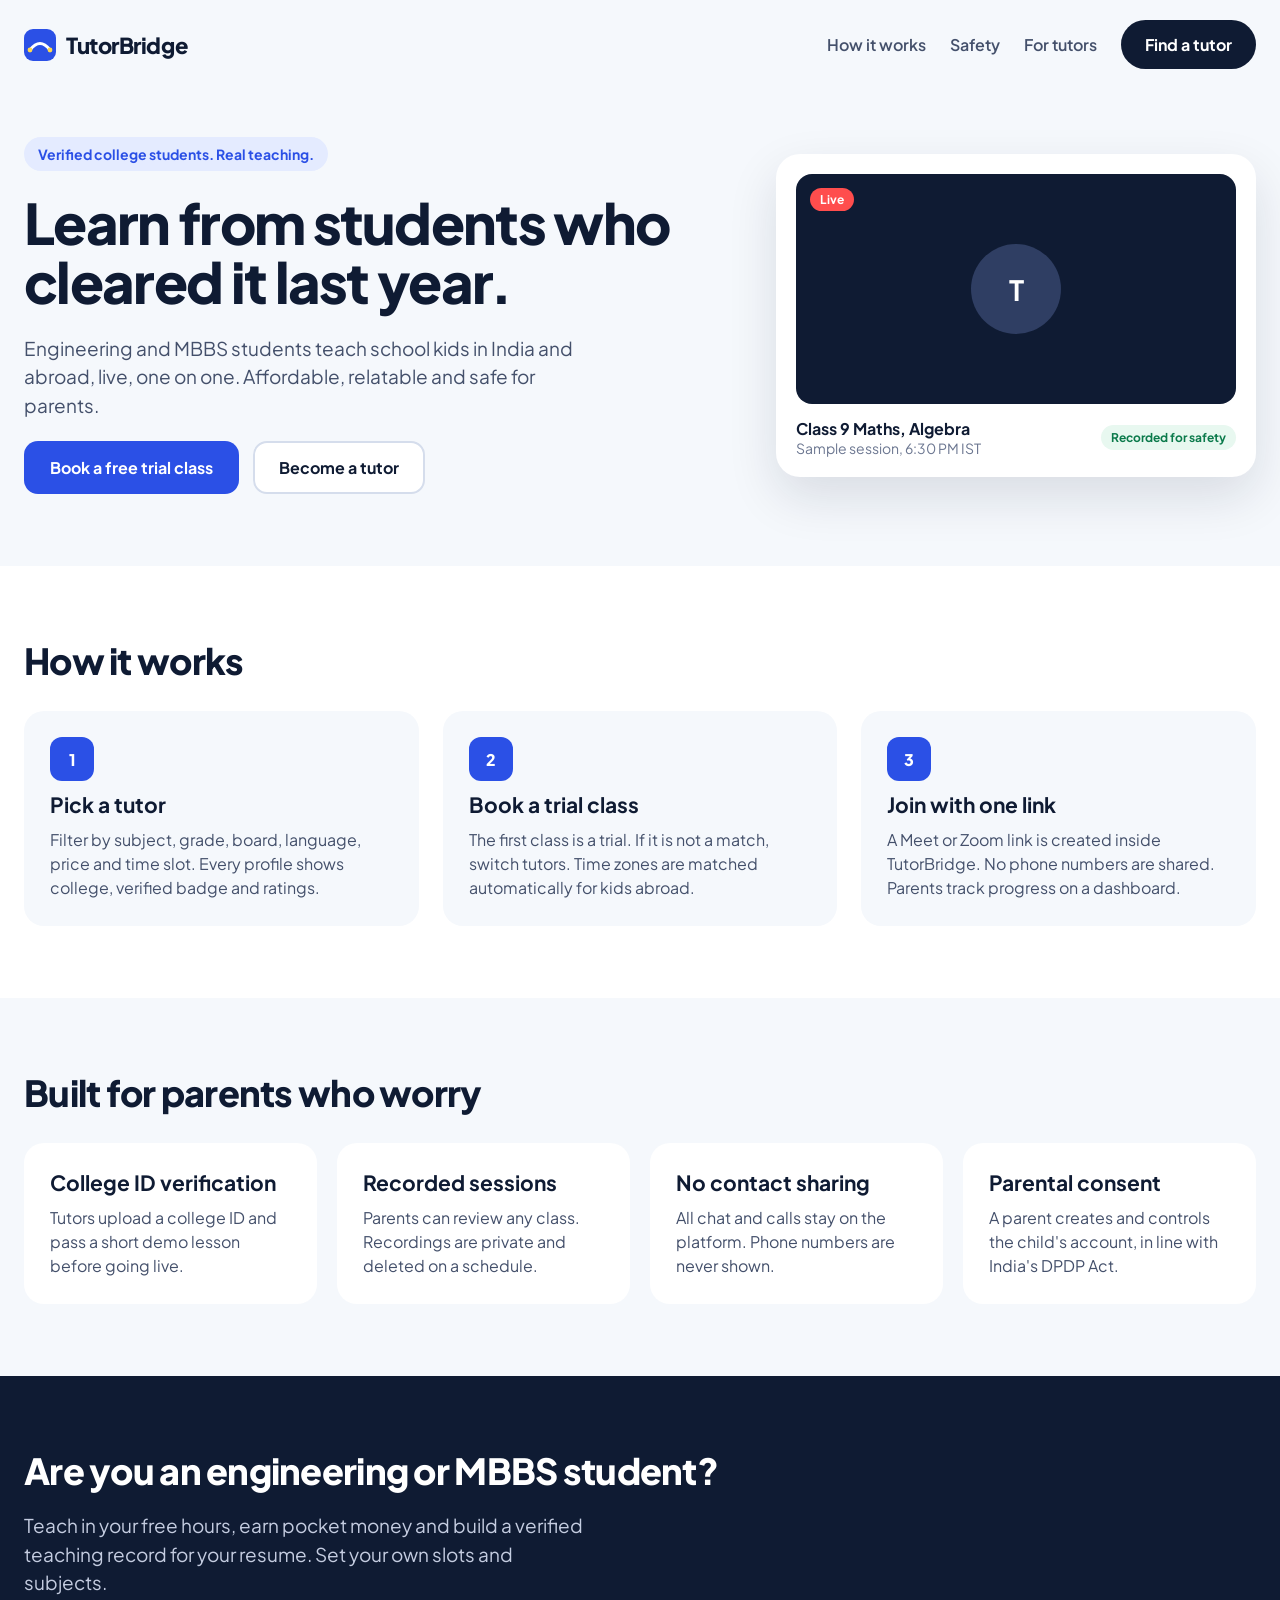
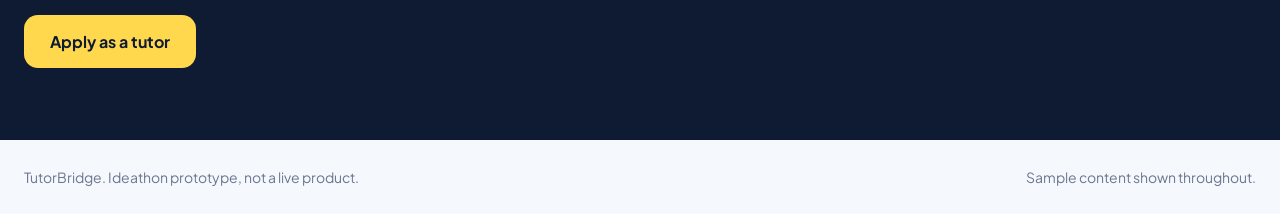
<file: index.html>
<!doctype html>
<html lang="en">
<head>
<meta charset="utf-8">
<meta name="viewport" content="width=device-width, initial-scale=1">
<title>TutorBridge</title>
<link href="https://fonts.googleapis.com/css2?family=Plus+Jakarta+Sans:wght@400;500;600;700;800&display=swap" rel="stylesheet">
<link rel="stylesheet" href="style.css">
</head>
<body>
<nav class="top">
  <a class="brand" href="index.html">
    <svg viewBox="0 0 32 32" aria-hidden="true"><rect width="32" height="32" rx="9" fill="#2B50E6"/><path d="M6 21 Q16 8 26 21" stroke="#fff" stroke-width="3" fill="none" stroke-linecap="round"/><circle cx="6" cy="21" r="2.4" fill="#FFD84D"/><circle cx="26" cy="21" r="2.4" fill="#FFD84D"/></svg>
    TutorBridge
  </a>
  <div class="links">
    <a href="#how">How it works</a>
    <a href="#safety">Safety</a>
    <a href="#tutors">For tutors</a>
    <a class="btn dark" href="tutors.html">Find a tutor</a>
  </div>
</nav>

<section class="hero">
  <div class="text">
    <span class="pill">Verified college students. Real teaching.</span>
    <h1>Learn from students who cleared it last year.</h1>
    <p class="lead">Engineering and MBBS students teach school kids in India and abroad, live, one on one. Affordable, relatable and safe for parents.</p>
    <div class="row">
      <a class="btn primary" href="tutors.html">Book a free trial class</a>
      <a class="btn ghost" href="#tutors">Become a tutor</a>
    </div>
  </div>
  <div class="mock">
    <div class="screen"><span class="live">Live</span><div class="av">T</div></div>
    <div class="row" style="justify-content:space-between;align-items:center">
      <div><b>Class 9 Maths, Algebra</b><div style="font-size:14px;color:var(--soft)">Sample session, 6:30 PM IST</div></div>
      <span class="tag g">Recorded for safety</span>
    </div>
  </div>
</section>

<section class="band white" id="how"><div class="inner">
  <h2>How it works</h2>
  <div class="grid3">
    <div class="card"><div class="num">1</div><h3>Pick a tutor</h3><p>Filter by subject, grade, board, language, price and time slot. Every profile shows college, verified badge and ratings.</p></div>
    <div class="card"><div class="num">2</div><h3>Book a trial class</h3><p>The first class is a trial. If it is not a match, switch tutors. Time zones are matched automatically for kids abroad.</p></div>
    <div class="card"><div class="num">3</div><h3>Join with one link</h3><p>A Meet or Zoom link is created inside TutorBridge. No phone numbers are shared. Parents track progress on a dashboard.</p></div>
  </div>
</div></section>

<section class="band" id="safety"><div class="inner">
  <h2>Built for parents who worry</h2>
  <div class="grid2">
    <div class="card w"><h3>College ID verification</h3><p>Tutors upload a college ID and pass a short demo lesson before going live.</p></div>
    <div class="card w"><h3>Recorded sessions</h3><p>Parents can review any class. Recordings are private and deleted on a schedule.</p></div>
    <div class="card w"><h3>No contact sharing</h3><p>All chat and calls stay on the platform. Phone numbers are never shown.</p></div>
    <div class="card w"><h3>Parental consent</h3><p>A parent creates and controls the child's account, in line with India's DPDP Act.</p></div>
  </div>
</div></section>

<section class="band dark" id="tutors"><div class="inner" style="display:flex;flex-wrap:wrap;gap:40px;align-items:center">
  <div style="flex:1 1 380px;display:flex;flex-direction:column;gap:18px">
    <h2 style="margin:0">Are you an engineering or MBBS student?</h2>
    <p class="lead" style="color:#C4CCE0">Teach in your free hours, earn pocket money and build a verified teaching record for your resume. Set your own slots and subjects.</p>
    <a class="btn yellow" style="align-self:flex-start" href="tutors.html">Apply as a tutor</a>
  </div>
</div></section>

<footer><span>TutorBridge. Ideathon prototype, not a live product.</span><span>Sample content shown throughout.</span></footer>
</body>
</html>
</file>
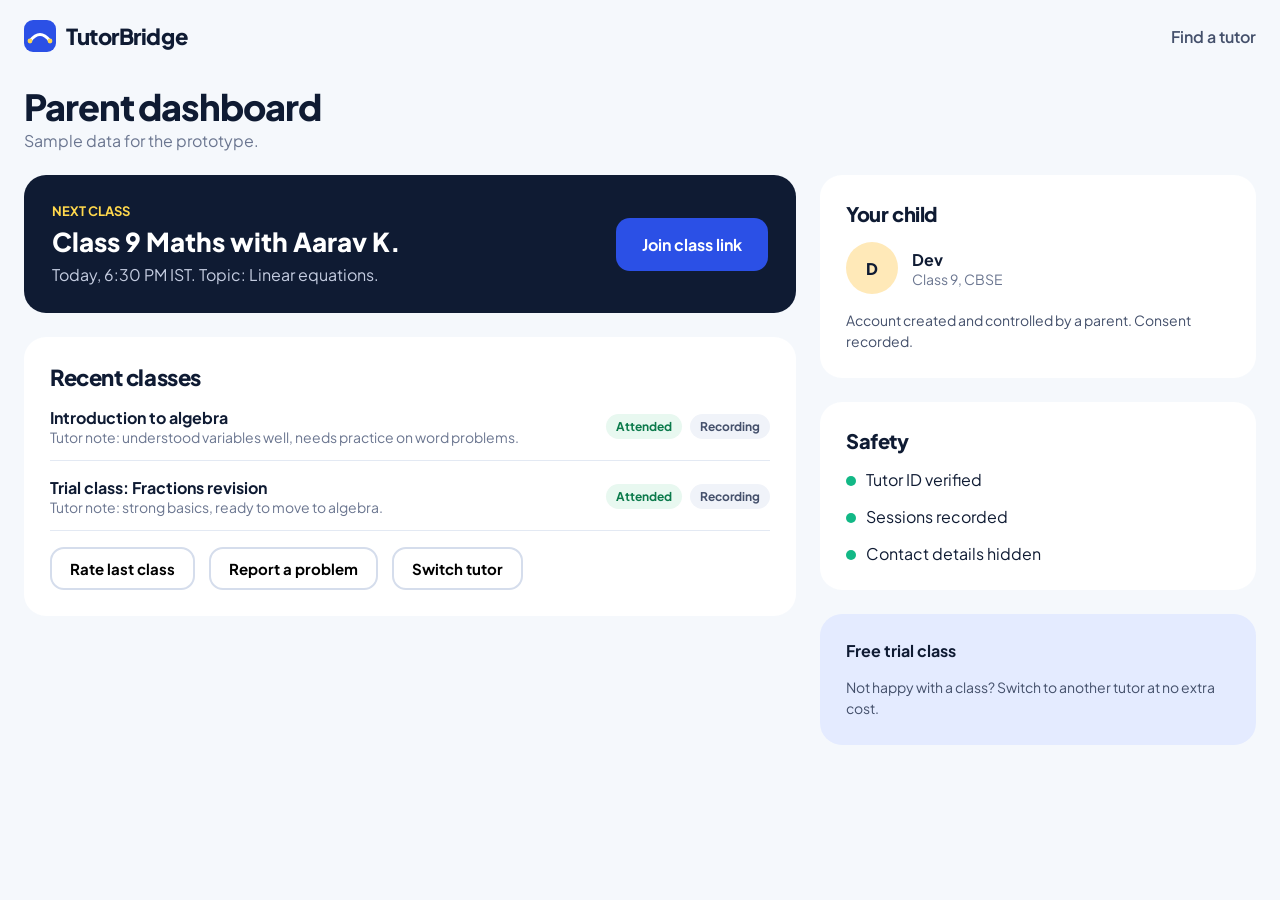
<file: dashboard.html>
<!doctype html>
<html lang="en">
<head>
<meta charset="utf-8">
<meta name="viewport" content="width=device-width, initial-scale=1">
<title>Parent Dashboard | TutorBridge</title>
<link href="https://fonts.googleapis.com/css2?family=Plus+Jakarta+Sans:wght@400;500;600;700;800&display=swap" rel="stylesheet">
<link rel="stylesheet" href="style.css">
</head>
<body>
<nav class="top">
  <a class="brand" href="index.html">
    <svg viewBox="0 0 32 32" aria-hidden="true"><rect width="32" height="32" rx="9" fill="#2B50E6"/><path d="M6 21 Q16 8 26 21" stroke="#fff" stroke-width="3" fill="none" stroke-linecap="round"/><circle cx="6" cy="21" r="2.4" fill="#FFD84D"/><circle cx="26" cy="21" r="2.4" fill="#FFD84D"/></svg>
    TutorBridge
  </a>
  <div class="links"><a href="tutors.html">Find a tutor</a></div>
</nav>

<main class="wrap" style="padding-bottom:72px">
  <h1 style="font-size:36px;margin:16px 0 4px">Parent dashboard</h1>
  <p style="color:var(--soft);margin:0 0 24px">Sample data for the prototype.</p>

  <div class="dash">
    <div class="main">
      <div class="next">
        <div>
          <div style="font-size:13px;font-weight:700;color:var(--yellow)">NEXT CLASS</div>
          <div style="font-size:26px;font-weight:800;margin:6px 0">Class 9 Maths with Aarav K.</div>
          <div style="color:#C4CCE0">Today, 6:30 PM IST. Topic: Linear equations.</div>
        </div>
        <button class="btn primary" onclick="alert('In the full product, this opens the auto-generated Meet or Zoom link.')">Join class link</button>
      </div>

      <div class="box">
        <h2 style="font-size:22px;margin:0">Recent classes</h2>
        <div class="item">
          <div><b>Introduction to algebra</b><div style="font-size:14px;color:var(--soft)">Tutor note: understood variables well, needs practice on word problems.</div></div>
          <div class="row" style="gap:8px"><span class="tag g">Attended</span><span class="tag">Recording</span></div>
        </div>
        <div class="item">
          <div><b>Trial class: Fractions revision</b><div style="font-size:14px;color:var(--soft)">Tutor note: strong basics, ready to move to algebra.</div></div>
          <div class="row" style="gap:8px"><span class="tag g">Attended</span><span class="tag">Recording</span></div>
        </div>
        <div class="row">
          <button class="btn ghost" style="padding:10px 18px;font-size:15px">Rate last class</button>
          <button class="btn ghost" style="padding:10px 18px;font-size:15px">Report a problem</button>
          <button class="btn ghost" style="padding:10px 18px;font-size:15px">Switch tutor</button>
        </div>
      </div>
    </div>

    <div class="side">
      <div class="box">
        <h2 style="font-size:20px;margin:0">Your child</h2>
        <div class="row" style="align-items:center;flex-wrap:nowrap">
          <div class="pic" style="width:52px;height:52px;border-radius:50%;background:#FFE9B8;font-weight:800;display:flex;align-items:center;justify-content:center">D</div>
          <div><b>Dev</b><div style="font-size:14px;color:var(--soft)">Class 9, CBSE</div></div>
        </div>
        <div style="font-size:14px;color:var(--muted);line-height:1.5">Account created and controlled by a parent. Consent recorded.</div>
      </div>
      <div class="box">
        <h2 style="font-size:20px;margin:0">Safety</h2>
        <div><span class="dot"></span>Tutor ID verified</div>
        <div><span class="dot"></span>Sessions recorded</div>
        <div><span class="dot"></span>Contact details hidden</div>
      </div>
      <div class="box" style="background:var(--blue-soft)">
        <b>Free trial class</b>
        <div style="font-size:14px;color:var(--muted);line-height:1.5">Not happy with a class? Switch to another tutor at no extra cost.</div>
      </div>
    </div>
  </div>
</main>
</body>
</html>
</file>
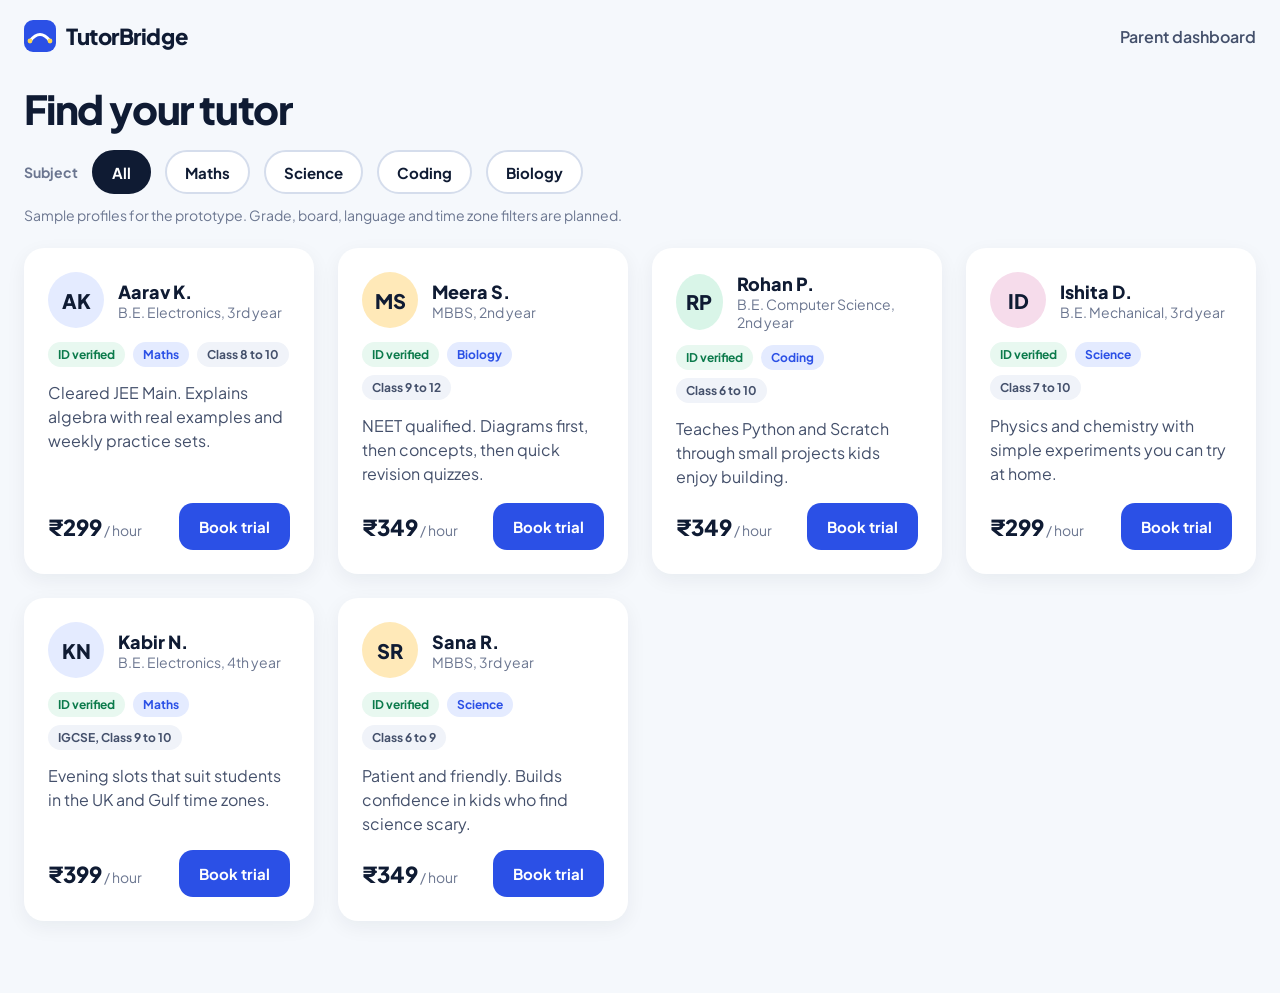
<file: tutors.html>
<!doctype html>
<html lang="en">
<head>
<meta charset="utf-8">
<meta name="viewport" content="width=device-width, initial-scale=1">
<title>Find a Tutor | TutorBridge</title>
<link href="https://fonts.googleapis.com/css2?family=Plus+Jakarta+Sans:wght@400;500;600;700;800&display=swap" rel="stylesheet">
<link rel="stylesheet" href="style.css">
</head>
<body>
<nav class="top">
  <a class="brand" href="index.html">
    <svg viewBox="0 0 32 32" aria-hidden="true"><rect width="32" height="32" rx="9" fill="#2B50E6"/><path d="M6 21 Q16 8 26 21" stroke="#fff" stroke-width="3" fill="none" stroke-linecap="round"/><circle cx="6" cy="21" r="2.4" fill="#FFD84D"/><circle cx="26" cy="21" r="2.4" fill="#FFD84D"/></svg>
    TutorBridge
  </a>
  <div class="links"><a href="dashboard.html">Parent dashboard</a></div>
</nav>

<main class="wrap" style="padding-bottom:72px">
  <h1 style="font-size:40px;margin:16px 0 20px">Find your tutor</h1>
  <div class="row" id="chips" style="align-items:center;margin-bottom:12px"></div>
  <p style="color:var(--soft);font-size:14px;margin:0 0 24px">Sample profiles for the prototype. Grade, board, language and time zone filters are planned.</p>
  <div class="tutors" id="list"></div>
</main>

<script src="script.js"></script>
</body>
</html>
</file>
<file: style.css>
:root{--ink:#0F1B33;--muted:#44506B;--soft:#6B7690;--bg:#F5F8FC;--line:#E3E9F3;--blue:#2B50E6;--blue-soft:#E4EBFF;--green:#0B7A4B;--green-soft:#E8F8F0;--yellow:#FFD84D}
*{box-sizing:border-box}
body{margin:0;font-family:'Plus Jakarta Sans',system-ui,sans-serif;color:var(--ink);background:var(--bg)}
a{color:inherit;text-decoration:none}
.wrap{max-width:1280px;margin:0 auto;padding:0 24px}
nav.top{display:flex;flex-wrap:wrap;gap:16px;align-items:center;justify-content:space-between;padding:20px 24px;max-width:1280px;margin:0 auto}
.brand{display:flex;align-items:center;gap:10px;font-size:22px;font-weight:800;letter-spacing:-.02em}
.brand svg{width:32px;height:32px}
.links{display:flex;flex-wrap:wrap;gap:24px;align-items:center;font-weight:600;color:var(--muted)}
.btn{display:inline-block;font-weight:700;padding:14px 24px;border-radius:14px;border:2px solid transparent;cursor:pointer;font-family:inherit;font-size:16px}
.btn.primary{background:var(--blue);color:#fff}
.btn.dark{background:var(--ink);color:#fff;border-radius:999px;padding:12px 22px}
.btn.ghost{background:#fff;border-color:#D5DDEC}
.btn.yellow{background:var(--yellow);color:var(--ink)}
.hero{display:flex;flex-wrap:wrap;gap:48px;align-items:center;padding:48px 24px 72px;max-width:1280px;margin:0 auto}
.hero .text{flex:1 1 440px;display:flex;flex-direction:column;gap:22px}
.pill{align-self:flex-start;background:var(--blue-soft);color:var(--blue);font-size:14px;font-weight:700;padding:8px 14px;border-radius:999px}
h1{margin:0;font-size:clamp(34px,5vw,56px);line-height:1.06;letter-spacing:-.03em;font-weight:800}
h2{margin:0 0 28px;font-size:36px;letter-spacing:-.02em;font-weight:800}
.lead{margin:0;font-size:19px;line-height:1.5;color:var(--muted);max-width:560px}
.row{display:flex;flex-wrap:wrap;gap:14px}
.mock{flex:1 1 380px;max-width:480px;background:#fff;border-radius:24px;padding:20px;box-shadow:0 20px 50px rgba(15,27,51,.12);display:flex;flex-direction:column;gap:14px}
.screen{background:var(--ink);border-radius:16px;height:230px;position:relative;display:flex;align-items:center;justify-content:center}
.live{position:absolute;top:14px;left:14px;background:#FF4D4D;color:#fff;font-size:12px;font-weight:700;padding:4px 10px;border-radius:999px}
.av{width:90px;height:90px;border-radius:50%;background:#2F3E63;color:#fff;font-weight:700;font-size:28px;display:flex;align-items:center;justify-content:center}
.band{padding:72px 24px}
.band.white{background:#fff}
.band.dark{background:var(--ink);color:#fff}
.inner{max-width:1280px;margin:0 auto}
.grid3{display:grid;grid-template-columns:repeat(auto-fit,minmax(260px,1fr));gap:24px}
.grid2{display:grid;grid-template-columns:repeat(auto-fit,minmax(260px,1fr));gap:20px}
.card{background:var(--bg);border-radius:20px;padding:26px;display:flex;flex-direction:column;gap:10px}
.card.w{background:#fff}
.card h3{margin:0;font-size:21px}
.card p{margin:0;color:var(--muted);line-height:1.5}
.num{width:44px;height:44px;border-radius:12px;background:var(--blue);color:#fff;font-weight:800;display:flex;align-items:center;justify-content:center}
.chip{font-family:inherit;font-size:15px;font-weight:700;padding:10px 18px;min-height:44px;border-radius:999px;cursor:pointer;border:2px solid #D5DDEC;background:#fff;color:var(--ink)}
.chip.on{background:var(--ink);color:#fff;border-color:var(--ink)}
.tag{display:inline-block;font-size:12px;font-weight:700;padding:5px 10px;border-radius:999px;background:#F0F3F9;color:var(--muted)}
.tag.g{background:var(--green-soft);color:var(--green)}
.tag.b{background:var(--blue-soft);color:var(--blue)}
.tutors{display:grid;grid-template-columns:repeat(auto-fill,minmax(290px,1fr));gap:24px}
.tutor{background:#fff;border-radius:20px;padding:24px;display:flex;flex-direction:column;gap:14px;box-shadow:0 6px 20px rgba(15,27,51,.06)}
.tutor .head{display:flex;gap:14px;align-items:center}
.tutor .pic{width:56px;height:56px;border-radius:50%;display:flex;align-items:center;justify-content:center;font-weight:800;font-size:20px}
.tutor .foot{display:flex;justify-content:space-between;align-items:center;margin-top:auto}
.price{font-weight:800;font-size:22px}
.dash{display:flex;flex-wrap:wrap;gap:24px;align-items:flex-start}
.dash .main{flex:2 1 500px;display:flex;flex-direction:column;gap:24px;min-width:0}
.dash .side{flex:1 1 300px;display:flex;flex-direction:column;gap:24px;min-width:0}
.next{background:var(--ink);color:#fff;border-radius:22px;padding:28px;display:flex;flex-wrap:wrap;gap:20px;align-items:center;justify-content:space-between}
.box{background:#fff;border-radius:22px;padding:26px;display:flex;flex-direction:column;gap:16px}
.item{display:flex;flex-wrap:wrap;justify-content:space-between;gap:12px;align-items:center;padding-bottom:14px;border-bottom:1px solid var(--line)}
.dot{width:10px;height:10px;border-radius:50%;background:#12B886;display:inline-block;margin-right:10px}
footer{padding:28px 24px;display:flex;flex-wrap:wrap;justify-content:space-between;gap:12px;color:var(--soft);font-size:14px;max-width:1280px;margin:0 auto}
</file>
